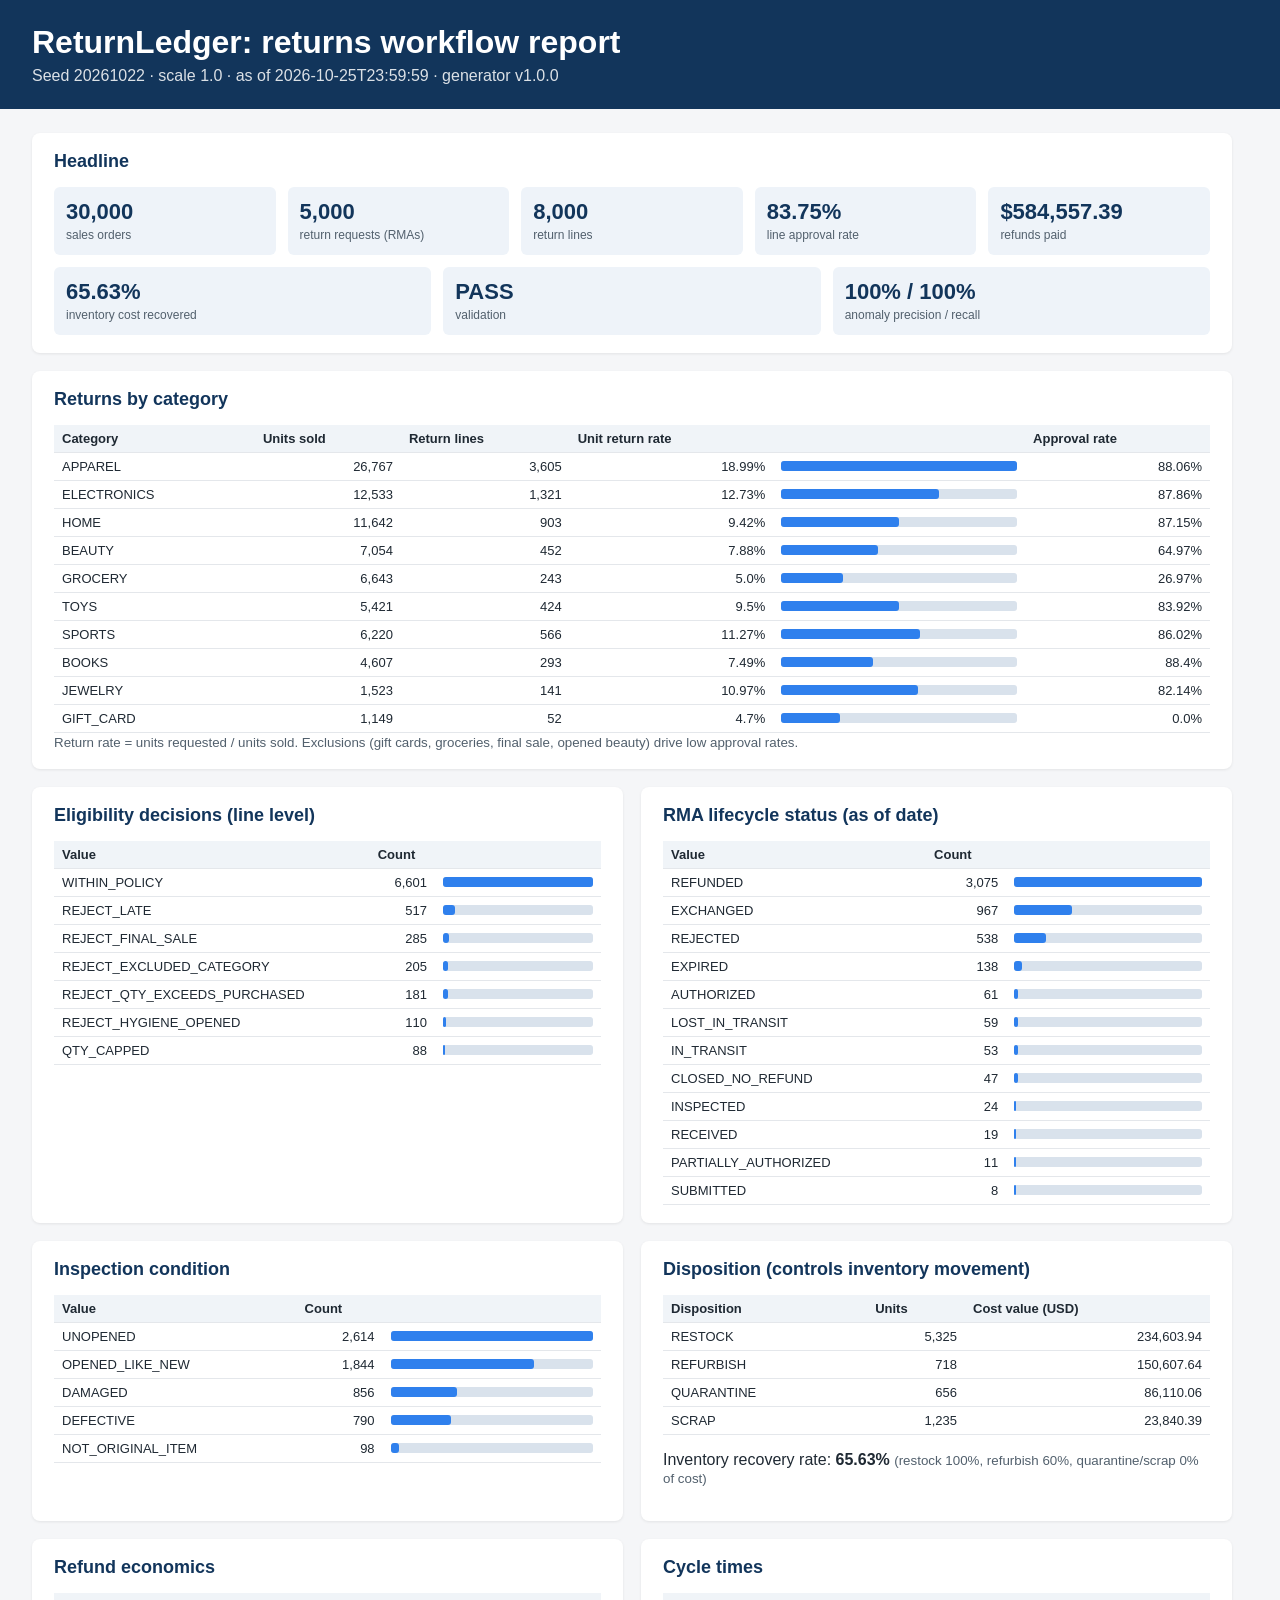
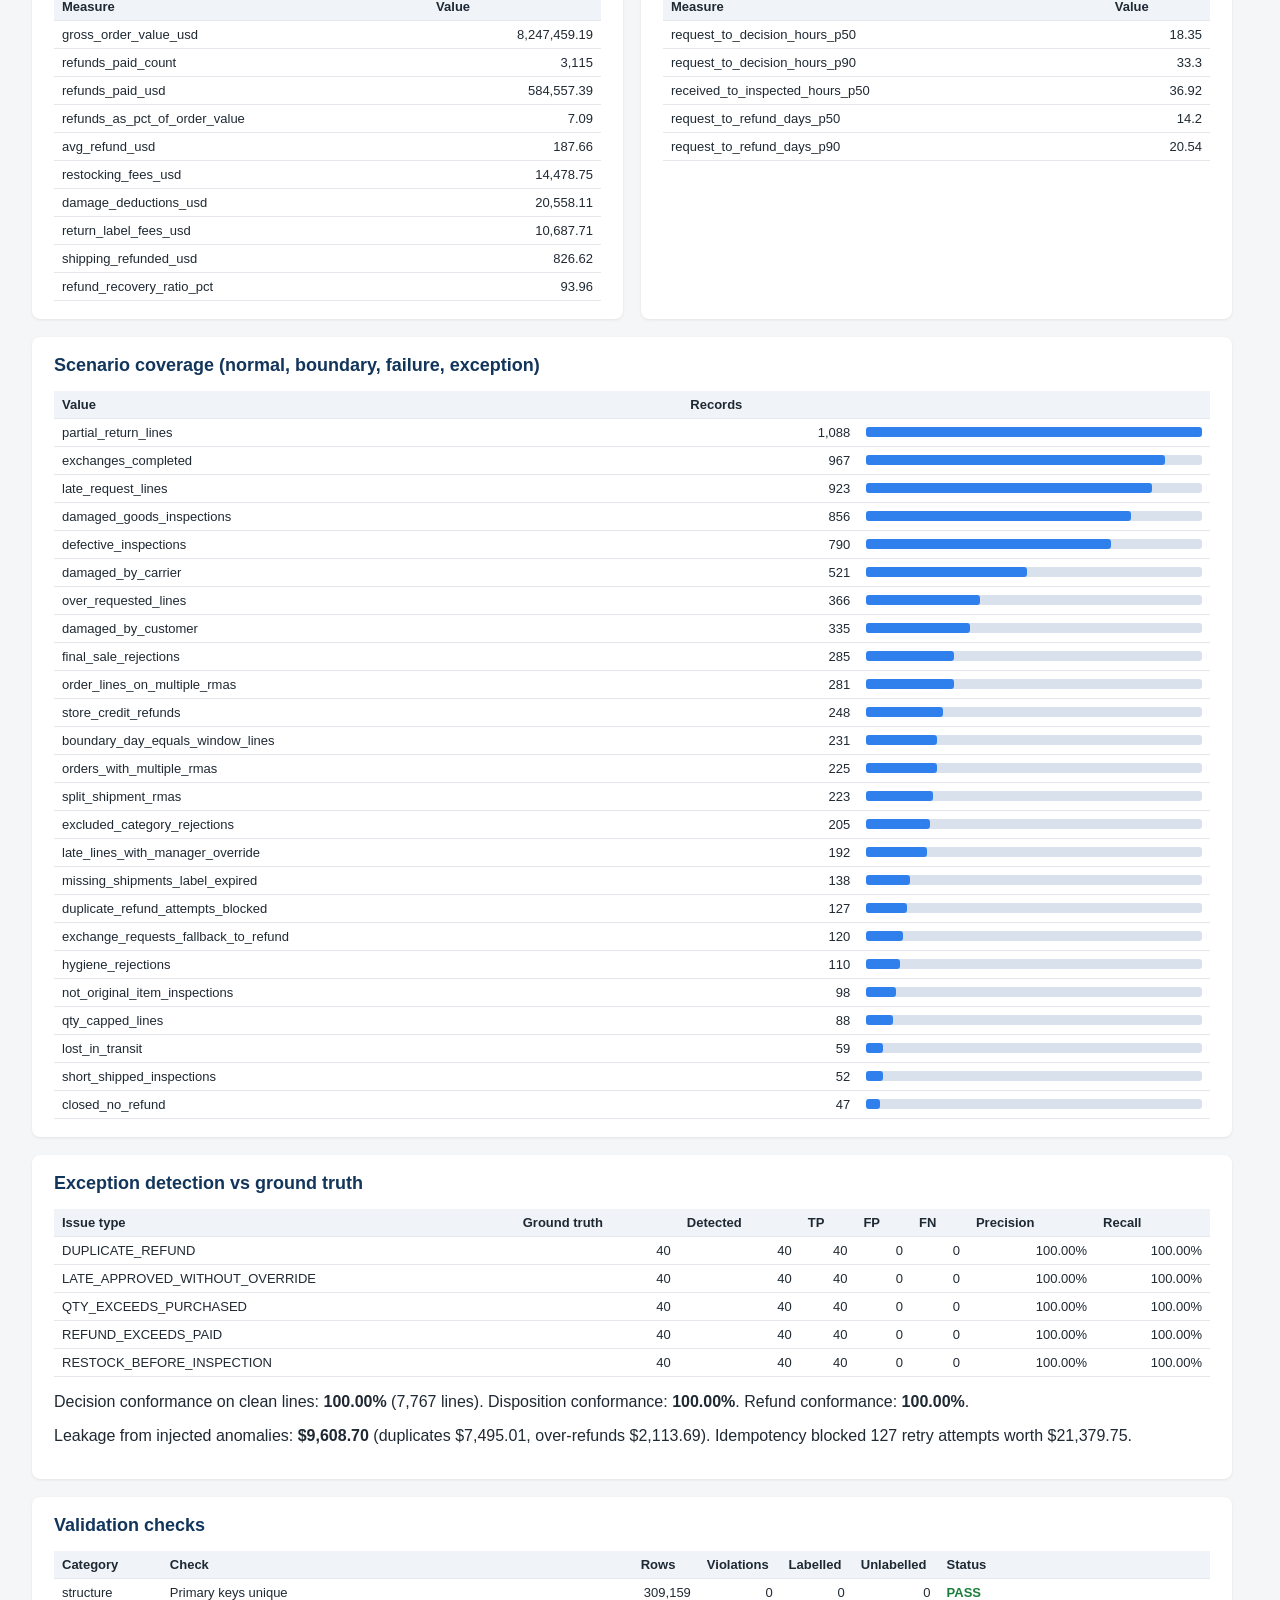
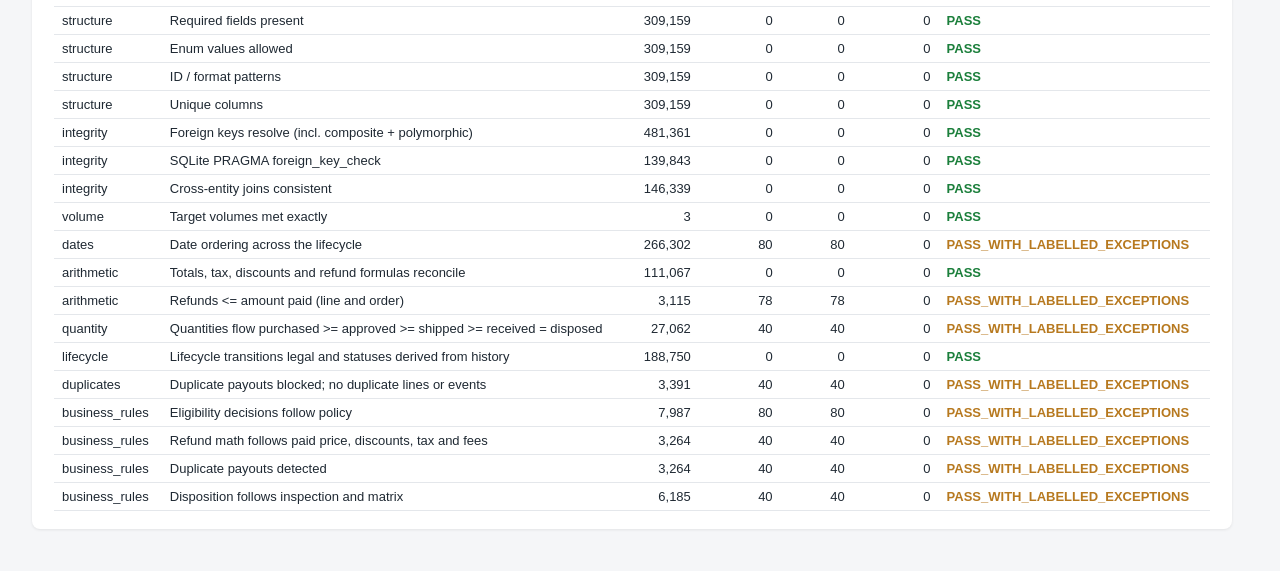
<file: data/full/reports/report.html>
<!doctype html><html><head><meta charset='utf-8'><title>ReturnLedger report</title><style>
body{font-family:Segoe UI,Arial,sans-serif;margin:0;background:#f5f6f8;color:#1f2933}
header{background:#12355b;color:#fff;padding:24px 32px}header h1{margin:0 0 6px}header p{margin:0;opacity:.85}
main{padding:24px 32px;max-width:1200px}section{background:#fff;border-radius:8px;padding:18px 22px;margin-bottom:18px;
box-shadow:0 1px 3px rgba(0,0,0,.08)}h2{margin-top:0;font-size:18px;color:#12355b}
.cards{display:flex;flex-wrap:wrap;gap:12px}.card{flex:1 1 170px;background:#eef3f9;border-radius:6px;padding:12px}
.card b{display:block;font-size:22px;color:#12355b}.card span{font-size:12px;color:#52606d}
table{border-collapse:collapse;width:100%;font-size:13px}th,td{padding:6px 8px;border-bottom:1px solid #e4e7eb;text-align:left}
th{background:#f0f4f8}td.n{text-align:right;font-variant-numeric:tabular-nums}
.bar{background:#d9e2ec;border-radius:3px;height:10px;position:relative;min-width:120px}
.bar i{position:absolute;left:0;top:0;bottom:0;background:#2f80ed;border-radius:3px}
.PASS{color:#1b7f3b;font-weight:600}.FAIL{color:#c62828;font-weight:600}.PASS_WITH_LABELLED_EXCEPTIONS{color:#b7791f;font-weight:600}
.grid{display:grid;grid-template-columns:1fr 1fr;gap:18px}@media(max-width:900px){.grid{grid-template-columns:1fr}}
small{color:#52606d}
</style></head><body><header><h1>ReturnLedger: returns workflow report</h1><p>Seed 20261022 &middot; scale 1.0 &middot; as of 2026-10-25T23:59:59 &middot; generator v1.0.0</p></header><main>
<section><h2>Headline</h2><div class='cards'><div class='card'><b class='30,000'>30,000</b><span>sales orders</span></div><div class='card'><b class='5,000'>5,000</b><span>return requests (RMAs)</span></div><div class='card'><b class='8,000'>8,000</b><span>return lines</span></div><div class='card'><b class='83.75%'>83.75%</b><span>line approval rate</span></div><div class='card'><b class='$584,557.39'>$584,557.39</b><span>refunds paid</span></div><div class='card'><b class='65.63%'>65.63%</b><span>inventory cost recovered</span></div><div class='card'><b class='PASS'>PASS</b><span>validation</span></div><div class='card'><b class='100% / 100%'>100% / 100%</b><span>anomaly precision / recall</span></div></div></section>
<section><h2>Returns by category</h2><table><tr><th>Category</th><th>Units sold</th><th>Return lines</th><th>Unit return rate</th><th></th><th>Approval rate</th></tr><tr><td>APPAREL</td><td class="n">26,767</td><td class="n">3,605</td><td class="n">18.99%</td><td><div class="bar"><i style="width:100%"></i></div></td><td class="n">88.06%</td></tr><tr><td>ELECTRONICS</td><td class="n">12,533</td><td class="n">1,321</td><td class="n">12.73%</td><td><div class="bar"><i style="width:67%"></i></div></td><td class="n">87.86%</td></tr><tr><td>HOME</td><td class="n">11,642</td><td class="n">903</td><td class="n">9.42%</td><td><div class="bar"><i style="width:50%"></i></div></td><td class="n">87.15%</td></tr><tr><td>BEAUTY</td><td class="n">7,054</td><td class="n">452</td><td class="n">7.88%</td><td><div class="bar"><i style="width:41%"></i></div></td><td class="n">64.97%</td></tr><tr><td>GROCERY</td><td class="n">6,643</td><td class="n">243</td><td class="n">5.0%</td><td><div class="bar"><i style="width:26%"></i></div></td><td class="n">26.97%</td></tr><tr><td>TOYS</td><td class="n">5,421</td><td class="n">424</td><td class="n">9.5%</td><td><div class="bar"><i style="width:50%"></i></div></td><td class="n">83.92%</td></tr><tr><td>SPORTS</td><td class="n">6,220</td><td class="n">566</td><td class="n">11.27%</td><td><div class="bar"><i style="width:59%"></i></div></td><td class="n">86.02%</td></tr><tr><td>BOOKS</td><td class="n">4,607</td><td class="n">293</td><td class="n">7.49%</td><td><div class="bar"><i style="width:39%"></i></div></td><td class="n">88.4%</td></tr><tr><td>JEWELRY</td><td class="n">1,523</td><td class="n">141</td><td class="n">10.97%</td><td><div class="bar"><i style="width:58%"></i></div></td><td class="n">82.14%</td></tr><tr><td>GIFT_CARD</td><td class="n">1,149</td><td class="n">52</td><td class="n">4.7%</td><td><div class="bar"><i style="width:25%"></i></div></td><td class="n">0.0%</td></tr></table><small>Return rate = units requested / units sold. Exclusions (gift cards, groceries, final sale, opened beauty) drive low approval rates.</small></section>
<div class='grid'><section><h2>Eligibility decisions (line level)</h2><table><tr><th>Value</th><th>Count</th><th></th></tr><tr><td>WITHIN_POLICY</td><td class="n">6,601</td><td><div class="bar"><i style="width:100%"></i></div></td></tr><tr><td>REJECT_LATE</td><td class="n">517</td><td><div class="bar"><i style="width:8%"></i></div></td></tr><tr><td>REJECT_FINAL_SALE</td><td class="n">285</td><td><div class="bar"><i style="width:4%"></i></div></td></tr><tr><td>REJECT_EXCLUDED_CATEGORY</td><td class="n">205</td><td><div class="bar"><i style="width:3%"></i></div></td></tr><tr><td>REJECT_QTY_EXCEEDS_PURCHASED</td><td class="n">181</td><td><div class="bar"><i style="width:3%"></i></div></td></tr><tr><td>REJECT_HYGIENE_OPENED</td><td class="n">110</td><td><div class="bar"><i style="width:2%"></i></div></td></tr><tr><td>QTY_CAPPED</td><td class="n">88</td><td><div class="bar"><i style="width:1%"></i></div></td></tr></table></section><section><h2>RMA lifecycle status (as of date)</h2><table><tr><th>Value</th><th>Count</th><th></th></tr><tr><td>REFUNDED</td><td class="n">3,075</td><td><div class="bar"><i style="width:100%"></i></div></td></tr><tr><td>EXCHANGED</td><td class="n">967</td><td><div class="bar"><i style="width:31%"></i></div></td></tr><tr><td>REJECTED</td><td class="n">538</td><td><div class="bar"><i style="width:17%"></i></div></td></tr><tr><td>EXPIRED</td><td class="n">138</td><td><div class="bar"><i style="width:4%"></i></div></td></tr><tr><td>AUTHORIZED</td><td class="n">61</td><td><div class="bar"><i style="width:2%"></i></div></td></tr><tr><td>LOST_IN_TRANSIT</td><td class="n">59</td><td><div class="bar"><i style="width:2%"></i></div></td></tr><tr><td>IN_TRANSIT</td><td class="n">53</td><td><div class="bar"><i style="width:2%"></i></div></td></tr><tr><td>CLOSED_NO_REFUND</td><td class="n">47</td><td><div class="bar"><i style="width:2%"></i></div></td></tr><tr><td>INSPECTED</td><td class="n">24</td><td><div class="bar"><i style="width:1%"></i></div></td></tr><tr><td>RECEIVED</td><td class="n">19</td><td><div class="bar"><i style="width:1%"></i></div></td></tr><tr><td>PARTIALLY_AUTHORIZED</td><td class="n">11</td><td><div class="bar"><i style="width:1%"></i></div></td></tr><tr><td>SUBMITTED</td><td class="n">8</td><td><div class="bar"><i style="width:1%"></i></div></td></tr></table></section></div>
<div class='grid'><section><h2>Inspection condition</h2><table><tr><th>Value</th><th>Count</th><th></th></tr><tr><td>UNOPENED</td><td class="n">2,614</td><td><div class="bar"><i style="width:100%"></i></div></td></tr><tr><td>OPENED_LIKE_NEW</td><td class="n">1,844</td><td><div class="bar"><i style="width:71%"></i></div></td></tr><tr><td>DAMAGED</td><td class="n">856</td><td><div class="bar"><i style="width:33%"></i></div></td></tr><tr><td>DEFECTIVE</td><td class="n">790</td><td><div class="bar"><i style="width:30%"></i></div></td></tr><tr><td>NOT_ORIGINAL_ITEM</td><td class="n">98</td><td><div class="bar"><i style="width:4%"></i></div></td></tr></table></section><section><h2>Disposition (controls inventory movement)</h2><table><tr><th>Disposition</th><th>Units</th><th>Cost value (USD)</th></tr><tr><td>RESTOCK</td><td class="n">5,325</td><td class="n">234,603.94</td></tr><tr><td>REFURBISH</td><td class="n">718</td><td class="n">150,607.64</td></tr><tr><td>QUARANTINE</td><td class="n">656</td><td class="n">86,110.06</td></tr><tr><td>SCRAP</td><td class="n">1,235</td><td class="n">23,840.39</td></tr></table><p>Inventory recovery rate: <b>65.63%</b> <small>(restock 100%, refurbish 60%, quarantine/scrap 0% of cost)</small></p></section></div>
<div class='grid'><section><h2>Refund economics</h2><table><tr><th>Measure</th><th>Value</th></tr><tr><td>gross_order_value_usd</td><td class="n">8,247,459.19</td></tr><tr><td>refunds_paid_count</td><td class="n">3,115</td></tr><tr><td>refunds_paid_usd</td><td class="n">584,557.39</td></tr><tr><td>refunds_as_pct_of_order_value</td><td class="n">7.09</td></tr><tr><td>avg_refund_usd</td><td class="n">187.66</td></tr><tr><td>restocking_fees_usd</td><td class="n">14,478.75</td></tr><tr><td>damage_deductions_usd</td><td class="n">20,558.11</td></tr><tr><td>return_label_fees_usd</td><td class="n">10,687.71</td></tr><tr><td>shipping_refunded_usd</td><td class="n">826.62</td></tr><tr><td>refund_recovery_ratio_pct</td><td class="n">93.96</td></tr></table></section><section><h2>Cycle times</h2><table><tr><th>Measure</th><th>Value</th></tr><tr><td>request_to_decision_hours_p50</td><td class="n">18.35</td></tr><tr><td>request_to_decision_hours_p90</td><td class="n">33.3</td></tr><tr><td>received_to_inspected_hours_p50</td><td class="n">36.92</td></tr><tr><td>request_to_refund_days_p50</td><td class="n">14.2</td></tr><tr><td>request_to_refund_days_p90</td><td class="n">20.54</td></tr></table></section></div>
<section><h2>Scenario coverage (normal, boundary, failure, exception)</h2><table><tr><th>Value</th><th>Records</th><th></th></tr><tr><td>partial_return_lines</td><td class="n">1,088</td><td><div class="bar"><i style="width:100%"></i></div></td></tr><tr><td>exchanges_completed</td><td class="n">967</td><td><div class="bar"><i style="width:89%"></i></div></td></tr><tr><td>late_request_lines</td><td class="n">923</td><td><div class="bar"><i style="width:85%"></i></div></td></tr><tr><td>damaged_goods_inspections</td><td class="n">856</td><td><div class="bar"><i style="width:79%"></i></div></td></tr><tr><td>defective_inspections</td><td class="n">790</td><td><div class="bar"><i style="width:73%"></i></div></td></tr><tr><td>damaged_by_carrier</td><td class="n">521</td><td><div class="bar"><i style="width:48%"></i></div></td></tr><tr><td>over_requested_lines</td><td class="n">366</td><td><div class="bar"><i style="width:34%"></i></div></td></tr><tr><td>damaged_by_customer</td><td class="n">335</td><td><div class="bar"><i style="width:31%"></i></div></td></tr><tr><td>final_sale_rejections</td><td class="n">285</td><td><div class="bar"><i style="width:26%"></i></div></td></tr><tr><td>order_lines_on_multiple_rmas</td><td class="n">281</td><td><div class="bar"><i style="width:26%"></i></div></td></tr><tr><td>store_credit_refunds</td><td class="n">248</td><td><div class="bar"><i style="width:23%"></i></div></td></tr><tr><td>boundary_day_equals_window_lines</td><td class="n">231</td><td><div class="bar"><i style="width:21%"></i></div></td></tr><tr><td>orders_with_multiple_rmas</td><td class="n">225</td><td><div class="bar"><i style="width:21%"></i></div></td></tr><tr><td>split_shipment_rmas</td><td class="n">223</td><td><div class="bar"><i style="width:20%"></i></div></td></tr><tr><td>excluded_category_rejections</td><td class="n">205</td><td><div class="bar"><i style="width:19%"></i></div></td></tr><tr><td>late_lines_with_manager_override</td><td class="n">192</td><td><div class="bar"><i style="width:18%"></i></div></td></tr><tr><td>missing_shipments_label_expired</td><td class="n">138</td><td><div class="bar"><i style="width:13%"></i></div></td></tr><tr><td>duplicate_refund_attempts_blocked</td><td class="n">127</td><td><div class="bar"><i style="width:12%"></i></div></td></tr><tr><td>exchange_requests_fallback_to_refund</td><td class="n">120</td><td><div class="bar"><i style="width:11%"></i></div></td></tr><tr><td>hygiene_rejections</td><td class="n">110</td><td><div class="bar"><i style="width:10%"></i></div></td></tr><tr><td>not_original_item_inspections</td><td class="n">98</td><td><div class="bar"><i style="width:9%"></i></div></td></tr><tr><td>qty_capped_lines</td><td class="n">88</td><td><div class="bar"><i style="width:8%"></i></div></td></tr><tr><td>lost_in_transit</td><td class="n">59</td><td><div class="bar"><i style="width:5%"></i></div></td></tr><tr><td>short_shipped_inspections</td><td class="n">52</td><td><div class="bar"><i style="width:5%"></i></div></td></tr><tr><td>closed_no_refund</td><td class="n">47</td><td><div class="bar"><i style="width:4%"></i></div></td></tr></table></section>
<section><h2>Exception detection vs ground truth</h2><table><tr><th>Issue type</th><th>Ground truth</th><th>Detected</th><th>TP</th><th>FP</th><th>FN</th><th>Precision</th><th>Recall</th></tr><tr><td>DUPLICATE_REFUND</td><td class="n">40</td><td class="n">40</td><td class="n">40</td><td class="n">0</td><td class="n">0</td><td class="n">100.00%</td><td class="n">100.00%</td></tr><tr><td>LATE_APPROVED_WITHOUT_OVERRIDE</td><td class="n">40</td><td class="n">40</td><td class="n">40</td><td class="n">0</td><td class="n">0</td><td class="n">100.00%</td><td class="n">100.00%</td></tr><tr><td>QTY_EXCEEDS_PURCHASED</td><td class="n">40</td><td class="n">40</td><td class="n">40</td><td class="n">0</td><td class="n">0</td><td class="n">100.00%</td><td class="n">100.00%</td></tr><tr><td>REFUND_EXCEEDS_PAID</td><td class="n">40</td><td class="n">40</td><td class="n">40</td><td class="n">0</td><td class="n">0</td><td class="n">100.00%</td><td class="n">100.00%</td></tr><tr><td>RESTOCK_BEFORE_INSPECTION</td><td class="n">40</td><td class="n">40</td><td class="n">40</td><td class="n">0</td><td class="n">0</td><td class="n">100.00%</td><td class="n">100.00%</td></tr></table><p>Decision conformance on clean lines: <b>100.00%</b> (7,767 lines). Disposition conformance: <b>100.00%</b>. Refund conformance: <b>100.00%</b>.</p><p>Leakage from injected anomalies: <b>$9,608.70</b> (duplicates $7,495.01, over-refunds $2,113.69). Idempotency blocked 127 retry attempts worth $21,379.75.</p></section>
<section><h2>Validation checks</h2><table><tr><th>Category</th><th>Check</th><th>Rows</th><th>Violations</th><th>Labelled</th><th>Unlabelled</th><th>Status</th></tr><tr><td>structure</td><td>Primary keys unique</td><td class="n">309,159</td><td class="n">0</td><td class="n">0</td><td class="n">0</td><td><span class='PASS'>PASS</span></td></tr><tr><td>structure</td><td>Required fields present</td><td class="n">309,159</td><td class="n">0</td><td class="n">0</td><td class="n">0</td><td><span class='PASS'>PASS</span></td></tr><tr><td>structure</td><td>Enum values allowed</td><td class="n">309,159</td><td class="n">0</td><td class="n">0</td><td class="n">0</td><td><span class='PASS'>PASS</span></td></tr><tr><td>structure</td><td>ID / format patterns</td><td class="n">309,159</td><td class="n">0</td><td class="n">0</td><td class="n">0</td><td><span class='PASS'>PASS</span></td></tr><tr><td>structure</td><td>Unique columns</td><td class="n">309,159</td><td class="n">0</td><td class="n">0</td><td class="n">0</td><td><span class='PASS'>PASS</span></td></tr><tr><td>integrity</td><td>Foreign keys resolve (incl. composite + polymorphic)</td><td class="n">481,361</td><td class="n">0</td><td class="n">0</td><td class="n">0</td><td><span class='PASS'>PASS</span></td></tr><tr><td>integrity</td><td>SQLite PRAGMA foreign_key_check</td><td class="n">139,843</td><td class="n">0</td><td class="n">0</td><td class="n">0</td><td><span class='PASS'>PASS</span></td></tr><tr><td>integrity</td><td>Cross-entity joins consistent</td><td class="n">146,339</td><td class="n">0</td><td class="n">0</td><td class="n">0</td><td><span class='PASS'>PASS</span></td></tr><tr><td>volume</td><td>Target volumes met exactly</td><td class="n">3</td><td class="n">0</td><td class="n">0</td><td class="n">0</td><td><span class='PASS'>PASS</span></td></tr><tr><td>dates</td><td>Date ordering across the lifecycle</td><td class="n">266,302</td><td class="n">80</td><td class="n">80</td><td class="n">0</td><td><span class='PASS_WITH_LABELLED_EXCEPTIONS'>PASS_WITH_LABELLED_EXCEPTIONS</span></td></tr><tr><td>arithmetic</td><td>Totals, tax, discounts and refund formulas reconcile</td><td class="n">111,067</td><td class="n">0</td><td class="n">0</td><td class="n">0</td><td><span class='PASS'>PASS</span></td></tr><tr><td>arithmetic</td><td>Refunds &lt;= amount paid (line and order)</td><td class="n">3,115</td><td class="n">78</td><td class="n">78</td><td class="n">0</td><td><span class='PASS_WITH_LABELLED_EXCEPTIONS'>PASS_WITH_LABELLED_EXCEPTIONS</span></td></tr><tr><td>quantity</td><td>Quantities flow purchased &gt;= approved &gt;= shipped &gt;= received = disposed</td><td class="n">27,062</td><td class="n">40</td><td class="n">40</td><td class="n">0</td><td><span class='PASS_WITH_LABELLED_EXCEPTIONS'>PASS_WITH_LABELLED_EXCEPTIONS</span></td></tr><tr><td>lifecycle</td><td>Lifecycle transitions legal and statuses derived from history</td><td class="n">188,750</td><td class="n">0</td><td class="n">0</td><td class="n">0</td><td><span class='PASS'>PASS</span></td></tr><tr><td>duplicates</td><td>Duplicate payouts blocked; no duplicate lines or events</td><td class="n">3,391</td><td class="n">40</td><td class="n">40</td><td class="n">0</td><td><span class='PASS_WITH_LABELLED_EXCEPTIONS'>PASS_WITH_LABELLED_EXCEPTIONS</span></td></tr><tr><td>business_rules</td><td>Eligibility decisions follow policy</td><td class="n">7,987</td><td class="n">80</td><td class="n">80</td><td class="n">0</td><td><span class='PASS_WITH_LABELLED_EXCEPTIONS'>PASS_WITH_LABELLED_EXCEPTIONS</span></td></tr><tr><td>business_rules</td><td>Refund math follows paid price, discounts, tax and fees</td><td class="n">3,264</td><td class="n">40</td><td class="n">40</td><td class="n">0</td><td><span class='PASS_WITH_LABELLED_EXCEPTIONS'>PASS_WITH_LABELLED_EXCEPTIONS</span></td></tr><tr><td>business_rules</td><td>Duplicate payouts detected</td><td class="n">3,264</td><td class="n">40</td><td class="n">40</td><td class="n">0</td><td><span class='PASS_WITH_LABELLED_EXCEPTIONS'>PASS_WITH_LABELLED_EXCEPTIONS</span></td></tr><tr><td>business_rules</td><td>Disposition follows inspection and matrix</td><td class="n">6,185</td><td class="n">40</td><td class="n">40</td><td class="n">0</td><td><span class='PASS_WITH_LABELLED_EXCEPTIONS'>PASS_WITH_LABELLED_EXCEPTIONS</span></td></tr></table></section>
</main></body></html>
</file>
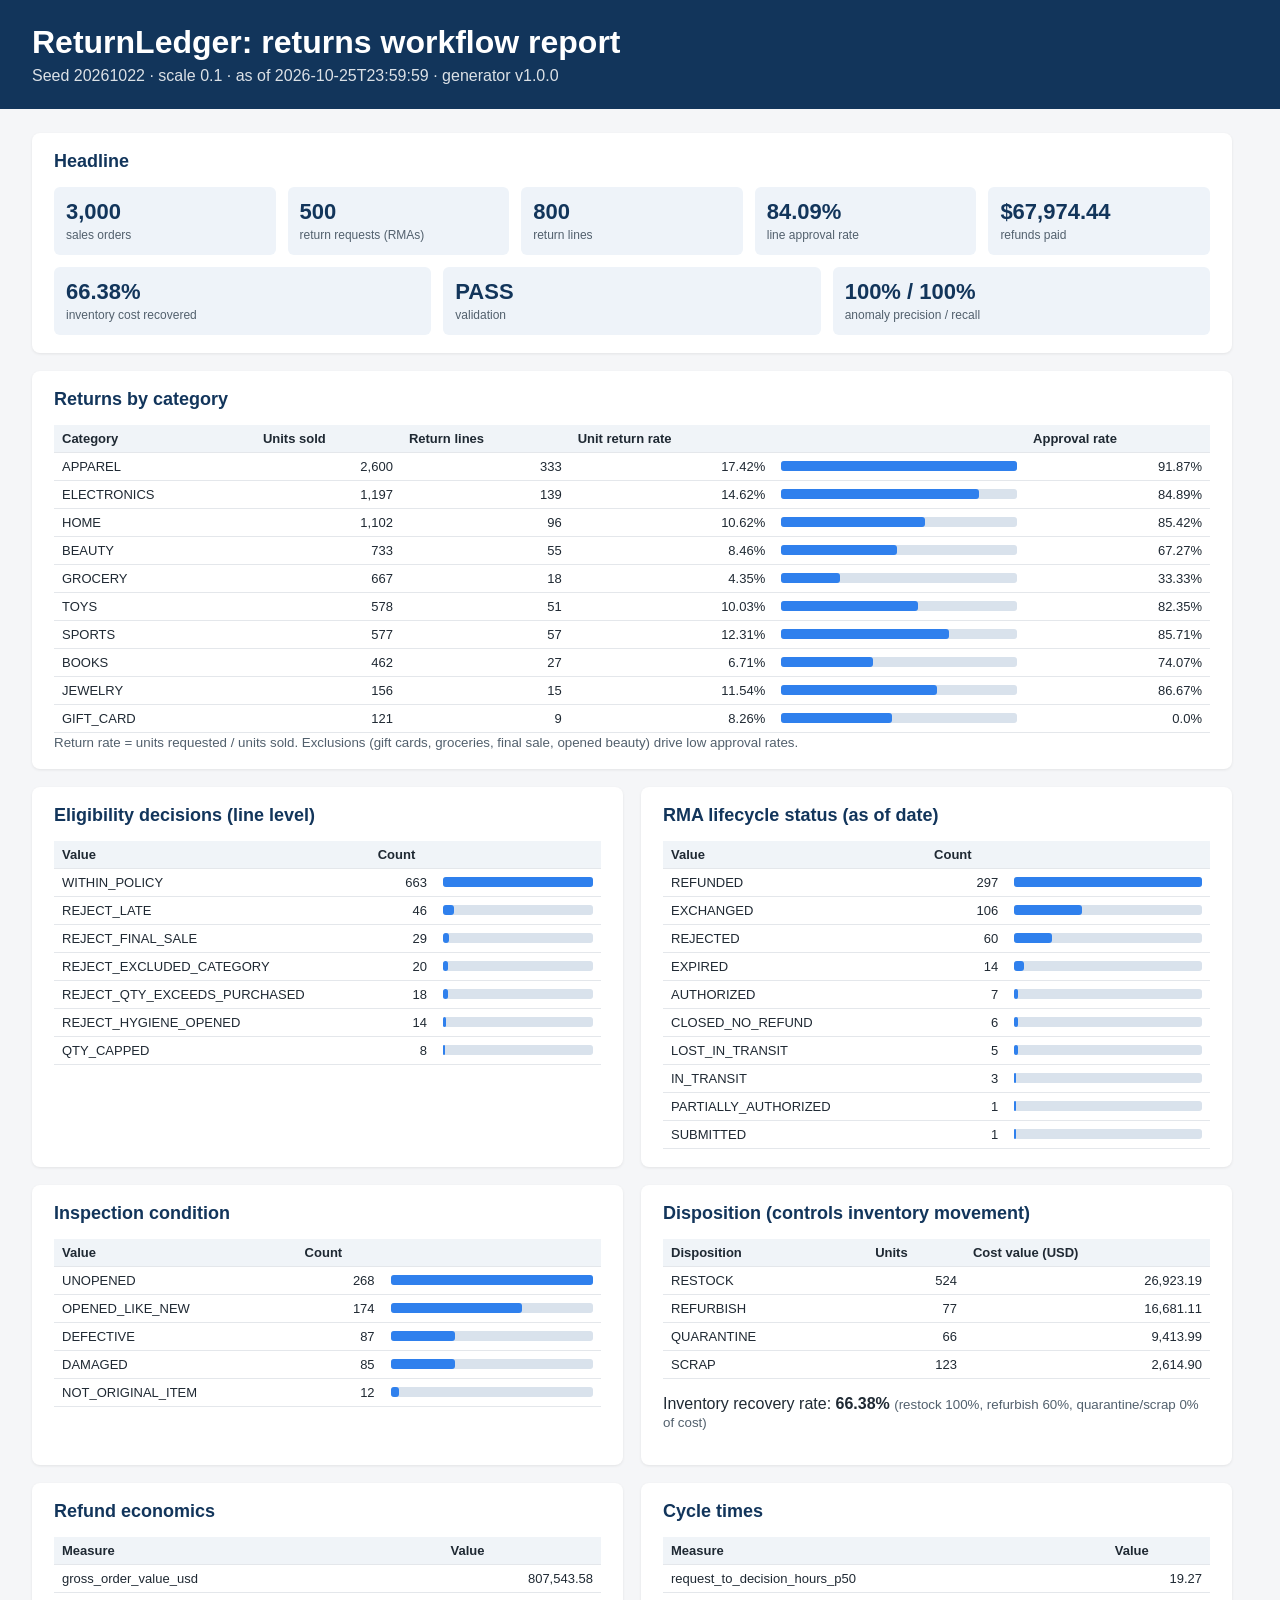
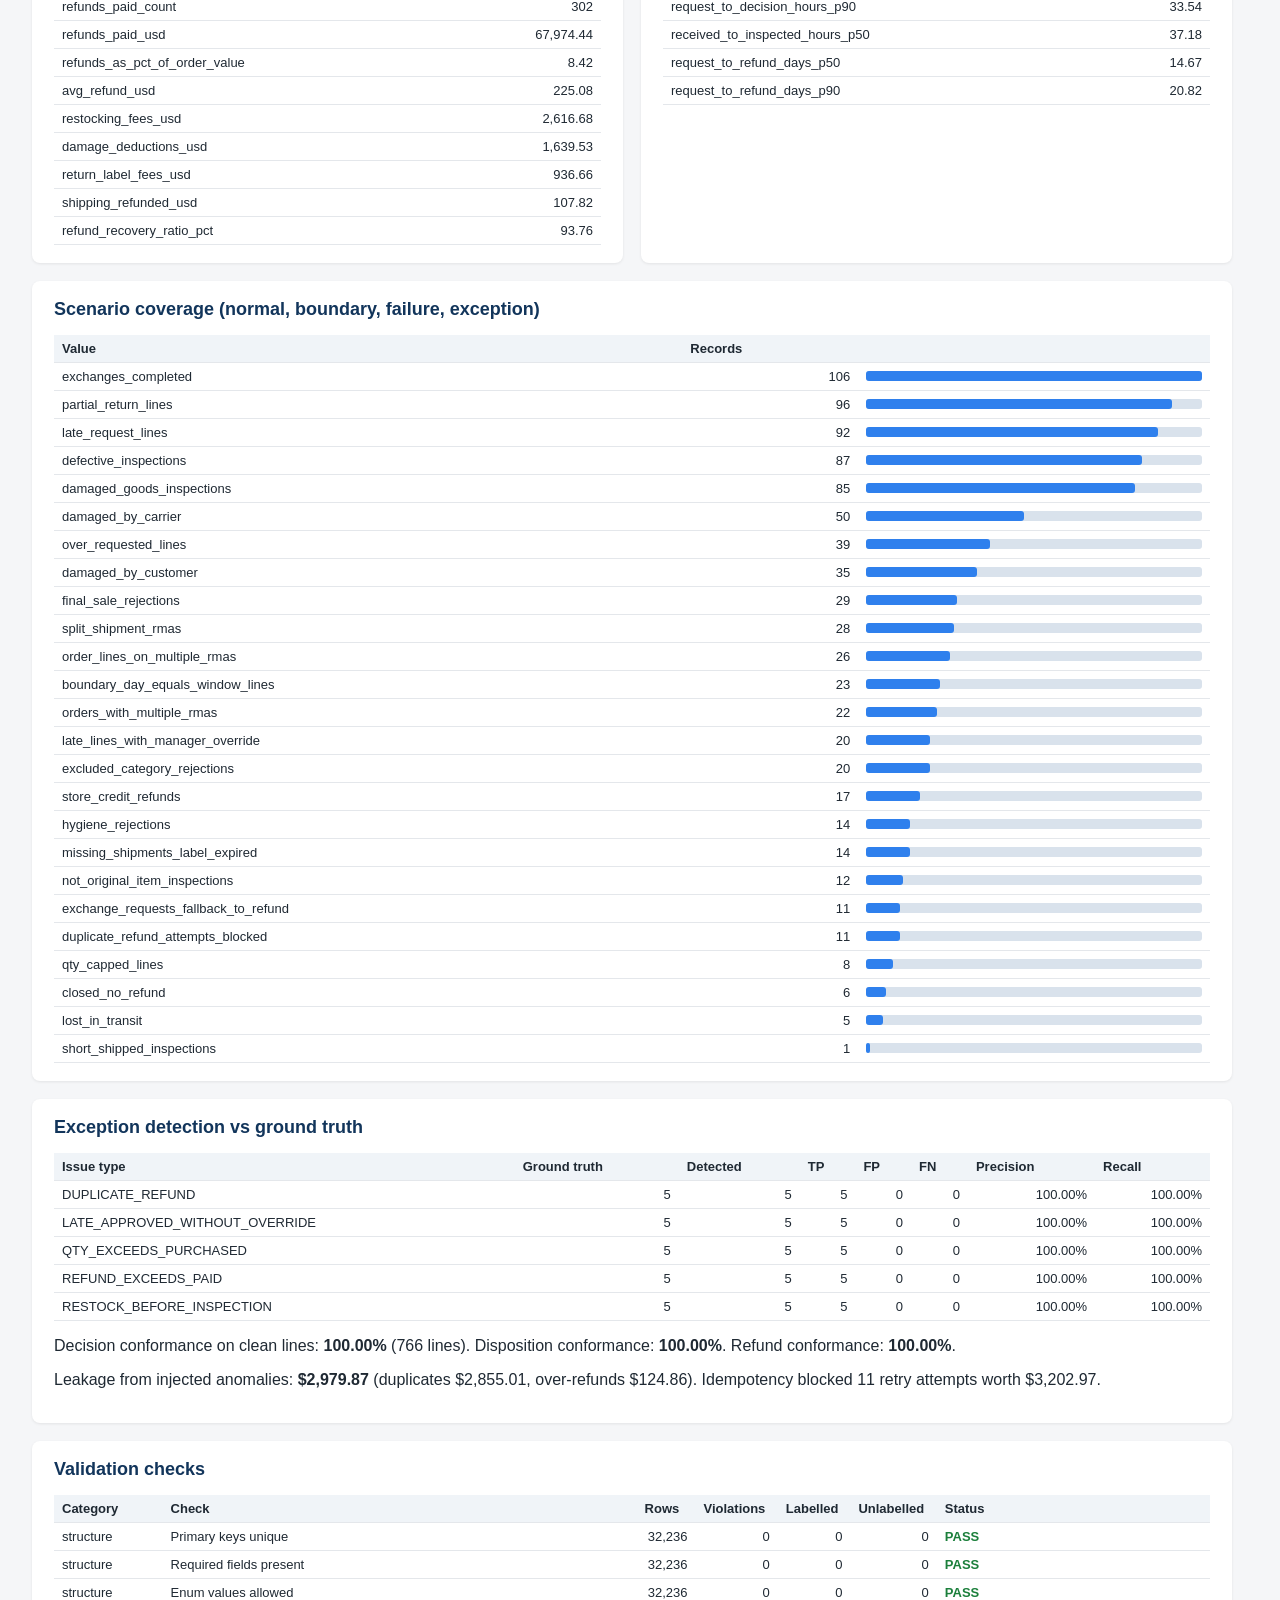
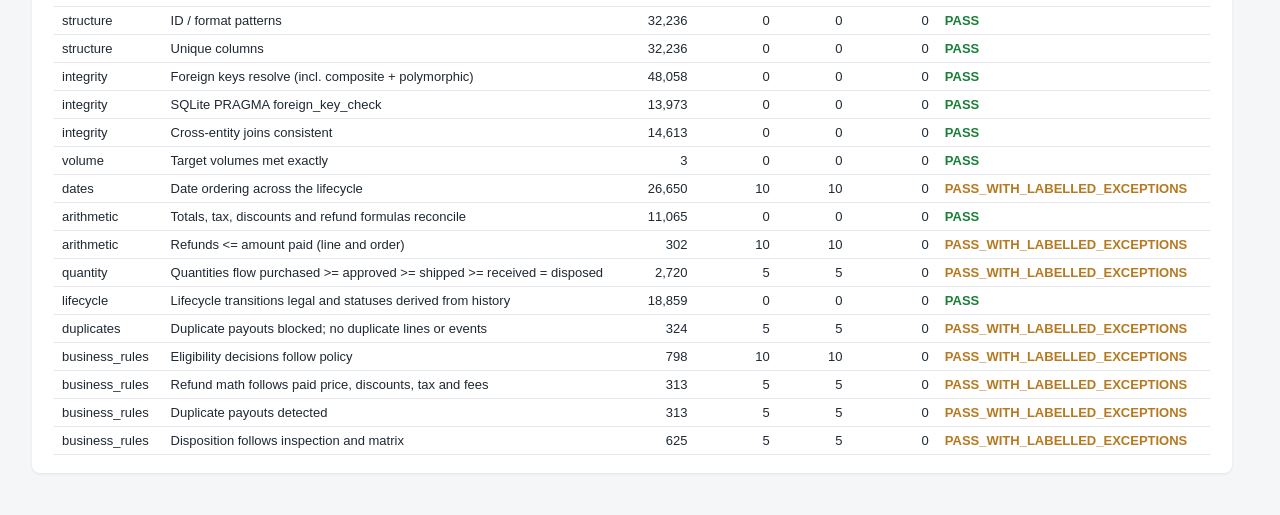
<file: data/starter/reports/report.html>
<!doctype html><html><head><meta charset='utf-8'><title>ReturnLedger report</title><style>
body{font-family:Segoe UI,Arial,sans-serif;margin:0;background:#f5f6f8;color:#1f2933}
header{background:#12355b;color:#fff;padding:24px 32px}header h1{margin:0 0 6px}header p{margin:0;opacity:.85}
main{padding:24px 32px;max-width:1200px}section{background:#fff;border-radius:8px;padding:18px 22px;margin-bottom:18px;
box-shadow:0 1px 3px rgba(0,0,0,.08)}h2{margin-top:0;font-size:18px;color:#12355b}
.cards{display:flex;flex-wrap:wrap;gap:12px}.card{flex:1 1 170px;background:#eef3f9;border-radius:6px;padding:12px}
.card b{display:block;font-size:22px;color:#12355b}.card span{font-size:12px;color:#52606d}
table{border-collapse:collapse;width:100%;font-size:13px}th,td{padding:6px 8px;border-bottom:1px solid #e4e7eb;text-align:left}
th{background:#f0f4f8}td.n{text-align:right;font-variant-numeric:tabular-nums}
.bar{background:#d9e2ec;border-radius:3px;height:10px;position:relative;min-width:120px}
.bar i{position:absolute;left:0;top:0;bottom:0;background:#2f80ed;border-radius:3px}
.PASS{color:#1b7f3b;font-weight:600}.FAIL{color:#c62828;font-weight:600}.PASS_WITH_LABELLED_EXCEPTIONS{color:#b7791f;font-weight:600}
.grid{display:grid;grid-template-columns:1fr 1fr;gap:18px}@media(max-width:900px){.grid{grid-template-columns:1fr}}
small{color:#52606d}
</style></head><body><header><h1>ReturnLedger: returns workflow report</h1><p>Seed 20261022 &middot; scale 0.1 &middot; as of 2026-10-25T23:59:59 &middot; generator v1.0.0</p></header><main>
<section><h2>Headline</h2><div class='cards'><div class='card'><b class='3,000'>3,000</b><span>sales orders</span></div><div class='card'><b class='500'>500</b><span>return requests (RMAs)</span></div><div class='card'><b class='800'>800</b><span>return lines</span></div><div class='card'><b class='84.09%'>84.09%</b><span>line approval rate</span></div><div class='card'><b class='$67,974.44'>$67,974.44</b><span>refunds paid</span></div><div class='card'><b class='66.38%'>66.38%</b><span>inventory cost recovered</span></div><div class='card'><b class='PASS'>PASS</b><span>validation</span></div><div class='card'><b class='100% / 100%'>100% / 100%</b><span>anomaly precision / recall</span></div></div></section>
<section><h2>Returns by category</h2><table><tr><th>Category</th><th>Units sold</th><th>Return lines</th><th>Unit return rate</th><th></th><th>Approval rate</th></tr><tr><td>APPAREL</td><td class="n">2,600</td><td class="n">333</td><td class="n">17.42%</td><td><div class="bar"><i style="width:100%"></i></div></td><td class="n">91.87%</td></tr><tr><td>ELECTRONICS</td><td class="n">1,197</td><td class="n">139</td><td class="n">14.62%</td><td><div class="bar"><i style="width:84%"></i></div></td><td class="n">84.89%</td></tr><tr><td>HOME</td><td class="n">1,102</td><td class="n">96</td><td class="n">10.62%</td><td><div class="bar"><i style="width:61%"></i></div></td><td class="n">85.42%</td></tr><tr><td>BEAUTY</td><td class="n">733</td><td class="n">55</td><td class="n">8.46%</td><td><div class="bar"><i style="width:49%"></i></div></td><td class="n">67.27%</td></tr><tr><td>GROCERY</td><td class="n">667</td><td class="n">18</td><td class="n">4.35%</td><td><div class="bar"><i style="width:25%"></i></div></td><td class="n">33.33%</td></tr><tr><td>TOYS</td><td class="n">578</td><td class="n">51</td><td class="n">10.03%</td><td><div class="bar"><i style="width:58%"></i></div></td><td class="n">82.35%</td></tr><tr><td>SPORTS</td><td class="n">577</td><td class="n">57</td><td class="n">12.31%</td><td><div class="bar"><i style="width:71%"></i></div></td><td class="n">85.71%</td></tr><tr><td>BOOKS</td><td class="n">462</td><td class="n">27</td><td class="n">6.71%</td><td><div class="bar"><i style="width:39%"></i></div></td><td class="n">74.07%</td></tr><tr><td>JEWELRY</td><td class="n">156</td><td class="n">15</td><td class="n">11.54%</td><td><div class="bar"><i style="width:66%"></i></div></td><td class="n">86.67%</td></tr><tr><td>GIFT_CARD</td><td class="n">121</td><td class="n">9</td><td class="n">8.26%</td><td><div class="bar"><i style="width:47%"></i></div></td><td class="n">0.0%</td></tr></table><small>Return rate = units requested / units sold. Exclusions (gift cards, groceries, final sale, opened beauty) drive low approval rates.</small></section>
<div class='grid'><section><h2>Eligibility decisions (line level)</h2><table><tr><th>Value</th><th>Count</th><th></th></tr><tr><td>WITHIN_POLICY</td><td class="n">663</td><td><div class="bar"><i style="width:100%"></i></div></td></tr><tr><td>REJECT_LATE</td><td class="n">46</td><td><div class="bar"><i style="width:7%"></i></div></td></tr><tr><td>REJECT_FINAL_SALE</td><td class="n">29</td><td><div class="bar"><i style="width:4%"></i></div></td></tr><tr><td>REJECT_EXCLUDED_CATEGORY</td><td class="n">20</td><td><div class="bar"><i style="width:3%"></i></div></td></tr><tr><td>REJECT_QTY_EXCEEDS_PURCHASED</td><td class="n">18</td><td><div class="bar"><i style="width:3%"></i></div></td></tr><tr><td>REJECT_HYGIENE_OPENED</td><td class="n">14</td><td><div class="bar"><i style="width:2%"></i></div></td></tr><tr><td>QTY_CAPPED</td><td class="n">8</td><td><div class="bar"><i style="width:1%"></i></div></td></tr></table></section><section><h2>RMA lifecycle status (as of date)</h2><table><tr><th>Value</th><th>Count</th><th></th></tr><tr><td>REFUNDED</td><td class="n">297</td><td><div class="bar"><i style="width:100%"></i></div></td></tr><tr><td>EXCHANGED</td><td class="n">106</td><td><div class="bar"><i style="width:36%"></i></div></td></tr><tr><td>REJECTED</td><td class="n">60</td><td><div class="bar"><i style="width:20%"></i></div></td></tr><tr><td>EXPIRED</td><td class="n">14</td><td><div class="bar"><i style="width:5%"></i></div></td></tr><tr><td>AUTHORIZED</td><td class="n">7</td><td><div class="bar"><i style="width:2%"></i></div></td></tr><tr><td>CLOSED_NO_REFUND</td><td class="n">6</td><td><div class="bar"><i style="width:2%"></i></div></td></tr><tr><td>LOST_IN_TRANSIT</td><td class="n">5</td><td><div class="bar"><i style="width:2%"></i></div></td></tr><tr><td>IN_TRANSIT</td><td class="n">3</td><td><div class="bar"><i style="width:1%"></i></div></td></tr><tr><td>PARTIALLY_AUTHORIZED</td><td class="n">1</td><td><div class="bar"><i style="width:1%"></i></div></td></tr><tr><td>SUBMITTED</td><td class="n">1</td><td><div class="bar"><i style="width:1%"></i></div></td></tr></table></section></div>
<div class='grid'><section><h2>Inspection condition</h2><table><tr><th>Value</th><th>Count</th><th></th></tr><tr><td>UNOPENED</td><td class="n">268</td><td><div class="bar"><i style="width:100%"></i></div></td></tr><tr><td>OPENED_LIKE_NEW</td><td class="n">174</td><td><div class="bar"><i style="width:65%"></i></div></td></tr><tr><td>DEFECTIVE</td><td class="n">87</td><td><div class="bar"><i style="width:32%"></i></div></td></tr><tr><td>DAMAGED</td><td class="n">85</td><td><div class="bar"><i style="width:32%"></i></div></td></tr><tr><td>NOT_ORIGINAL_ITEM</td><td class="n">12</td><td><div class="bar"><i style="width:4%"></i></div></td></tr></table></section><section><h2>Disposition (controls inventory movement)</h2><table><tr><th>Disposition</th><th>Units</th><th>Cost value (USD)</th></tr><tr><td>RESTOCK</td><td class="n">524</td><td class="n">26,923.19</td></tr><tr><td>REFURBISH</td><td class="n">77</td><td class="n">16,681.11</td></tr><tr><td>QUARANTINE</td><td class="n">66</td><td class="n">9,413.99</td></tr><tr><td>SCRAP</td><td class="n">123</td><td class="n">2,614.90</td></tr></table><p>Inventory recovery rate: <b>66.38%</b> <small>(restock 100%, refurbish 60%, quarantine/scrap 0% of cost)</small></p></section></div>
<div class='grid'><section><h2>Refund economics</h2><table><tr><th>Measure</th><th>Value</th></tr><tr><td>gross_order_value_usd</td><td class="n">807,543.58</td></tr><tr><td>refunds_paid_count</td><td class="n">302</td></tr><tr><td>refunds_paid_usd</td><td class="n">67,974.44</td></tr><tr><td>refunds_as_pct_of_order_value</td><td class="n">8.42</td></tr><tr><td>avg_refund_usd</td><td class="n">225.08</td></tr><tr><td>restocking_fees_usd</td><td class="n">2,616.68</td></tr><tr><td>damage_deductions_usd</td><td class="n">1,639.53</td></tr><tr><td>return_label_fees_usd</td><td class="n">936.66</td></tr><tr><td>shipping_refunded_usd</td><td class="n">107.82</td></tr><tr><td>refund_recovery_ratio_pct</td><td class="n">93.76</td></tr></table></section><section><h2>Cycle times</h2><table><tr><th>Measure</th><th>Value</th></tr><tr><td>request_to_decision_hours_p50</td><td class="n">19.27</td></tr><tr><td>request_to_decision_hours_p90</td><td class="n">33.54</td></tr><tr><td>received_to_inspected_hours_p50</td><td class="n">37.18</td></tr><tr><td>request_to_refund_days_p50</td><td class="n">14.67</td></tr><tr><td>request_to_refund_days_p90</td><td class="n">20.82</td></tr></table></section></div>
<section><h2>Scenario coverage (normal, boundary, failure, exception)</h2><table><tr><th>Value</th><th>Records</th><th></th></tr><tr><td>exchanges_completed</td><td class="n">106</td><td><div class="bar"><i style="width:100%"></i></div></td></tr><tr><td>partial_return_lines</td><td class="n">96</td><td><div class="bar"><i style="width:91%"></i></div></td></tr><tr><td>late_request_lines</td><td class="n">92</td><td><div class="bar"><i style="width:87%"></i></div></td></tr><tr><td>defective_inspections</td><td class="n">87</td><td><div class="bar"><i style="width:82%"></i></div></td></tr><tr><td>damaged_goods_inspections</td><td class="n">85</td><td><div class="bar"><i style="width:80%"></i></div></td></tr><tr><td>damaged_by_carrier</td><td class="n">50</td><td><div class="bar"><i style="width:47%"></i></div></td></tr><tr><td>over_requested_lines</td><td class="n">39</td><td><div class="bar"><i style="width:37%"></i></div></td></tr><tr><td>damaged_by_customer</td><td class="n">35</td><td><div class="bar"><i style="width:33%"></i></div></td></tr><tr><td>final_sale_rejections</td><td class="n">29</td><td><div class="bar"><i style="width:27%"></i></div></td></tr><tr><td>split_shipment_rmas</td><td class="n">28</td><td><div class="bar"><i style="width:26%"></i></div></td></tr><tr><td>order_lines_on_multiple_rmas</td><td class="n">26</td><td><div class="bar"><i style="width:25%"></i></div></td></tr><tr><td>boundary_day_equals_window_lines</td><td class="n">23</td><td><div class="bar"><i style="width:22%"></i></div></td></tr><tr><td>orders_with_multiple_rmas</td><td class="n">22</td><td><div class="bar"><i style="width:21%"></i></div></td></tr><tr><td>late_lines_with_manager_override</td><td class="n">20</td><td><div class="bar"><i style="width:19%"></i></div></td></tr><tr><td>excluded_category_rejections</td><td class="n">20</td><td><div class="bar"><i style="width:19%"></i></div></td></tr><tr><td>store_credit_refunds</td><td class="n">17</td><td><div class="bar"><i style="width:16%"></i></div></td></tr><tr><td>hygiene_rejections</td><td class="n">14</td><td><div class="bar"><i style="width:13%"></i></div></td></tr><tr><td>missing_shipments_label_expired</td><td class="n">14</td><td><div class="bar"><i style="width:13%"></i></div></td></tr><tr><td>not_original_item_inspections</td><td class="n">12</td><td><div class="bar"><i style="width:11%"></i></div></td></tr><tr><td>exchange_requests_fallback_to_refund</td><td class="n">11</td><td><div class="bar"><i style="width:10%"></i></div></td></tr><tr><td>duplicate_refund_attempts_blocked</td><td class="n">11</td><td><div class="bar"><i style="width:10%"></i></div></td></tr><tr><td>qty_capped_lines</td><td class="n">8</td><td><div class="bar"><i style="width:8%"></i></div></td></tr><tr><td>closed_no_refund</td><td class="n">6</td><td><div class="bar"><i style="width:6%"></i></div></td></tr><tr><td>lost_in_transit</td><td class="n">5</td><td><div class="bar"><i style="width:5%"></i></div></td></tr><tr><td>short_shipped_inspections</td><td class="n">1</td><td><div class="bar"><i style="width:1%"></i></div></td></tr></table></section>
<section><h2>Exception detection vs ground truth</h2><table><tr><th>Issue type</th><th>Ground truth</th><th>Detected</th><th>TP</th><th>FP</th><th>FN</th><th>Precision</th><th>Recall</th></tr><tr><td>DUPLICATE_REFUND</td><td class="n">5</td><td class="n">5</td><td class="n">5</td><td class="n">0</td><td class="n">0</td><td class="n">100.00%</td><td class="n">100.00%</td></tr><tr><td>LATE_APPROVED_WITHOUT_OVERRIDE</td><td class="n">5</td><td class="n">5</td><td class="n">5</td><td class="n">0</td><td class="n">0</td><td class="n">100.00%</td><td class="n">100.00%</td></tr><tr><td>QTY_EXCEEDS_PURCHASED</td><td class="n">5</td><td class="n">5</td><td class="n">5</td><td class="n">0</td><td class="n">0</td><td class="n">100.00%</td><td class="n">100.00%</td></tr><tr><td>REFUND_EXCEEDS_PAID</td><td class="n">5</td><td class="n">5</td><td class="n">5</td><td class="n">0</td><td class="n">0</td><td class="n">100.00%</td><td class="n">100.00%</td></tr><tr><td>RESTOCK_BEFORE_INSPECTION</td><td class="n">5</td><td class="n">5</td><td class="n">5</td><td class="n">0</td><td class="n">0</td><td class="n">100.00%</td><td class="n">100.00%</td></tr></table><p>Decision conformance on clean lines: <b>100.00%</b> (766 lines). Disposition conformance: <b>100.00%</b>. Refund conformance: <b>100.00%</b>.</p><p>Leakage from injected anomalies: <b>$2,979.87</b> (duplicates $2,855.01, over-refunds $124.86). Idempotency blocked 11 retry attempts worth $3,202.97.</p></section>
<section><h2>Validation checks</h2><table><tr><th>Category</th><th>Check</th><th>Rows</th><th>Violations</th><th>Labelled</th><th>Unlabelled</th><th>Status</th></tr><tr><td>structure</td><td>Primary keys unique</td><td class="n">32,236</td><td class="n">0</td><td class="n">0</td><td class="n">0</td><td><span class='PASS'>PASS</span></td></tr><tr><td>structure</td><td>Required fields present</td><td class="n">32,236</td><td class="n">0</td><td class="n">0</td><td class="n">0</td><td><span class='PASS'>PASS</span></td></tr><tr><td>structure</td><td>Enum values allowed</td><td class="n">32,236</td><td class="n">0</td><td class="n">0</td><td class="n">0</td><td><span class='PASS'>PASS</span></td></tr><tr><td>structure</td><td>ID / format patterns</td><td class="n">32,236</td><td class="n">0</td><td class="n">0</td><td class="n">0</td><td><span class='PASS'>PASS</span></td></tr><tr><td>structure</td><td>Unique columns</td><td class="n">32,236</td><td class="n">0</td><td class="n">0</td><td class="n">0</td><td><span class='PASS'>PASS</span></td></tr><tr><td>integrity</td><td>Foreign keys resolve (incl. composite + polymorphic)</td><td class="n">48,058</td><td class="n">0</td><td class="n">0</td><td class="n">0</td><td><span class='PASS'>PASS</span></td></tr><tr><td>integrity</td><td>SQLite PRAGMA foreign_key_check</td><td class="n">13,973</td><td class="n">0</td><td class="n">0</td><td class="n">0</td><td><span class='PASS'>PASS</span></td></tr><tr><td>integrity</td><td>Cross-entity joins consistent</td><td class="n">14,613</td><td class="n">0</td><td class="n">0</td><td class="n">0</td><td><span class='PASS'>PASS</span></td></tr><tr><td>volume</td><td>Target volumes met exactly</td><td class="n">3</td><td class="n">0</td><td class="n">0</td><td class="n">0</td><td><span class='PASS'>PASS</span></td></tr><tr><td>dates</td><td>Date ordering across the lifecycle</td><td class="n">26,650</td><td class="n">10</td><td class="n">10</td><td class="n">0</td><td><span class='PASS_WITH_LABELLED_EXCEPTIONS'>PASS_WITH_LABELLED_EXCEPTIONS</span></td></tr><tr><td>arithmetic</td><td>Totals, tax, discounts and refund formulas reconcile</td><td class="n">11,065</td><td class="n">0</td><td class="n">0</td><td class="n">0</td><td><span class='PASS'>PASS</span></td></tr><tr><td>arithmetic</td><td>Refunds &lt;= amount paid (line and order)</td><td class="n">302</td><td class="n">10</td><td class="n">10</td><td class="n">0</td><td><span class='PASS_WITH_LABELLED_EXCEPTIONS'>PASS_WITH_LABELLED_EXCEPTIONS</span></td></tr><tr><td>quantity</td><td>Quantities flow purchased &gt;= approved &gt;= shipped &gt;= received = disposed</td><td class="n">2,720</td><td class="n">5</td><td class="n">5</td><td class="n">0</td><td><span class='PASS_WITH_LABELLED_EXCEPTIONS'>PASS_WITH_LABELLED_EXCEPTIONS</span></td></tr><tr><td>lifecycle</td><td>Lifecycle transitions legal and statuses derived from history</td><td class="n">18,859</td><td class="n">0</td><td class="n">0</td><td class="n">0</td><td><span class='PASS'>PASS</span></td></tr><tr><td>duplicates</td><td>Duplicate payouts blocked; no duplicate lines or events</td><td class="n">324</td><td class="n">5</td><td class="n">5</td><td class="n">0</td><td><span class='PASS_WITH_LABELLED_EXCEPTIONS'>PASS_WITH_LABELLED_EXCEPTIONS</span></td></tr><tr><td>business_rules</td><td>Eligibility decisions follow policy</td><td class="n">798</td><td class="n">10</td><td class="n">10</td><td class="n">0</td><td><span class='PASS_WITH_LABELLED_EXCEPTIONS'>PASS_WITH_LABELLED_EXCEPTIONS</span></td></tr><tr><td>business_rules</td><td>Refund math follows paid price, discounts, tax and fees</td><td class="n">313</td><td class="n">5</td><td class="n">5</td><td class="n">0</td><td><span class='PASS_WITH_LABELLED_EXCEPTIONS'>PASS_WITH_LABELLED_EXCEPTIONS</span></td></tr><tr><td>business_rules</td><td>Duplicate payouts detected</td><td class="n">313</td><td class="n">5</td><td class="n">5</td><td class="n">0</td><td><span class='PASS_WITH_LABELLED_EXCEPTIONS'>PASS_WITH_LABELLED_EXCEPTIONS</span></td></tr><tr><td>business_rules</td><td>Disposition follows inspection and matrix</td><td class="n">625</td><td class="n">5</td><td class="n">5</td><td class="n">0</td><td><span class='PASS_WITH_LABELLED_EXCEPTIONS'>PASS_WITH_LABELLED_EXCEPTIONS</span></td></tr></table></section>
</main></body></html>
</file>
